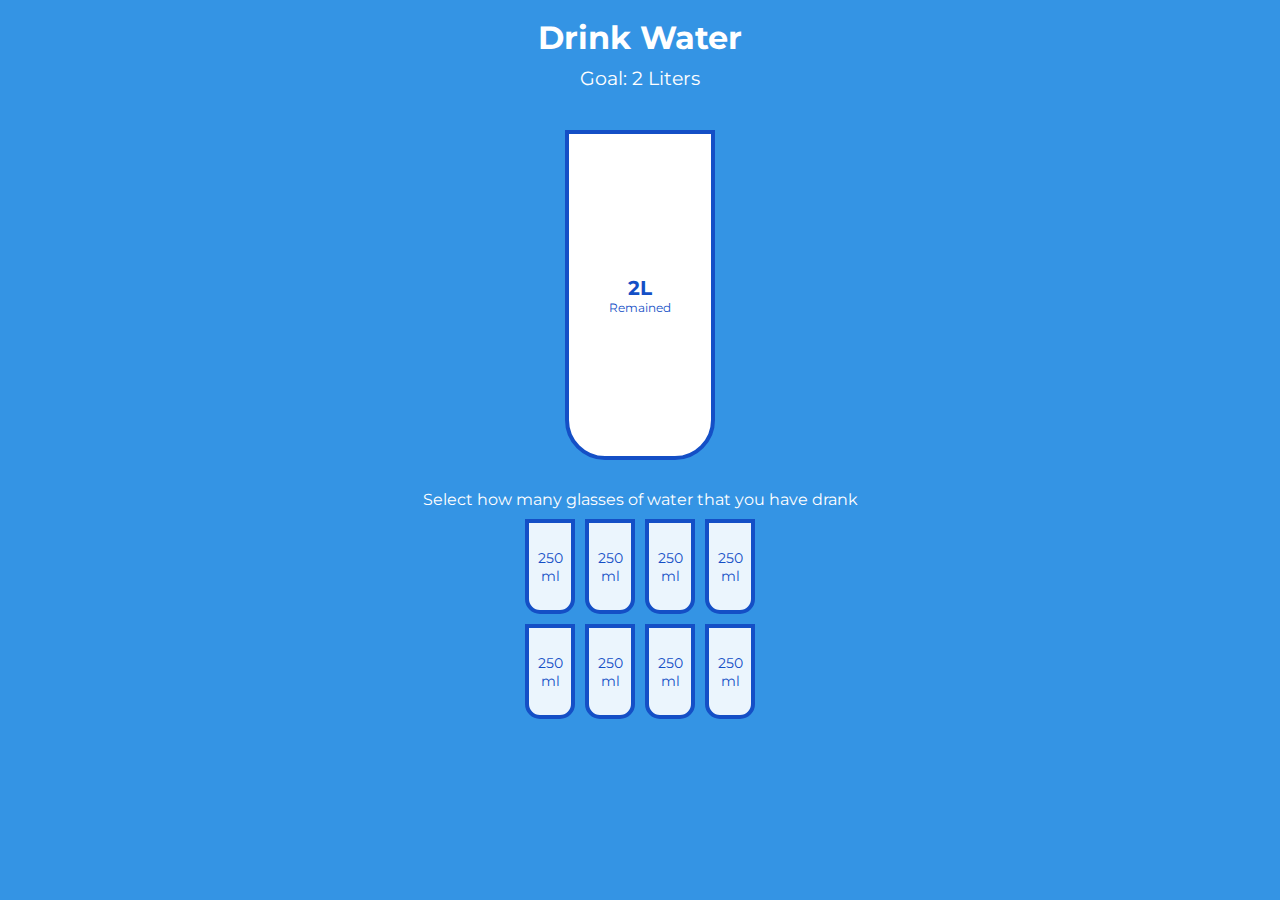
<file: Water/index.html>
<!DOCTYPE html>
<html lang="en">
  <head>
    <meta charset="UTF-8" />
    <meta name="viewport" content="width=device-width, initial-scale=1.0" />
    <link rel="stylesheet" href="style.css" />
    <title>Drink Water</title>
  </head>
  <body>
    <h1>Drink Water</h1>
    <h3>Goal: 2 Liters</h3>

    <div class="cup">
      <div class="remained" id="remained">
        <span id="liters"></span>
        <small>Remained</small>
      </div>

      <div class="percentage" id="percentage"></div>
    </div>

    <p class="text">Select how many glasses of water that you have drank</p>

    <div class="cups">
      <div class="cup cup-small">250 ml</div>
      <div class="cup cup-small">250 ml</div>
      <div class="cup cup-small">250 ml</div>
      <div class="cup cup-small">250 ml</div>
      <div class="cup cup-small">250 ml</div>
      <div class="cup cup-small">250 ml</div>
      <div class="cup cup-small">250 ml</div>
      <div class="cup cup-small">250 ml</div>
    </div>

    <script src="script.js"></script>
  </body>
</html>
</file>
<file: Water/style.css>
@import url('https://fonts.googleapis.com/css?family=Montserrat:400,600&display=swap');

:root {
  --border-color: #144fc6;
  --fill-color: #6ab3f8;
}

* {
  box-sizing: border-box;
}

body {
  background-color: #3494e4;
  color: #fff;
  font-family: 'Montserrat', sans-serif;
  display: flex;
  flex-direction: column;
  align-items: center;
  margin-bottom: 40px;
}

h1 {
  margin: 10px 0 0;
}

h3 {
  font-weight: 400;
  margin: 10px 0;
}

.cup {
  background-color: #fff;
  border: 4px solid var(--border-color);
  color: var(--border-color);
  border-radius: 0 0 40px 40px;
  height: 330px;
  width: 150px;
  margin: 30px 0;
  display: flex;
  flex-direction: column;
  overflow: hidden;
}

.cup.cup-small {
  height: 95px;
  width: 50px;
  border-radius: 0 0 15px 15px;
  background-color: rgba(255, 255, 255, 0.9);
  cursor: pointer;
  font-size: 14px;
  align-items: center;
  justify-content: center;
  text-align: center;
  margin: 5px;
  transition: 0.3s ease;
}

.cup.cup-small.full {
  background-color: var(--fill-color);
  color: #fff;
}

.cups {
  display: flex;
  flex-wrap: wrap;
  align-items: center;
  justify-content: center;
  width: 280px;
}

.remained {
  display: flex;
  flex-direction: column;
  align-items: center;
  justify-content: center;
  text-align: center;
  flex: 1;
  transition: 0.3s ease;
}

.remained span {
  font-size: 20px;
  font-weight: bold;
}

.remained small {
  font-size: 12px;
}

.percentage {
  background-color: var(--fill-color);
  display: flex;
  align-items: center;
  justify-content: center;
  font-weight: bold;
  font-size: 30px;
  height: 0;
  transition: 0.3s ease;
}

.text {
  text-align: center;
  margin: 0 0 5px;
}
</file>
